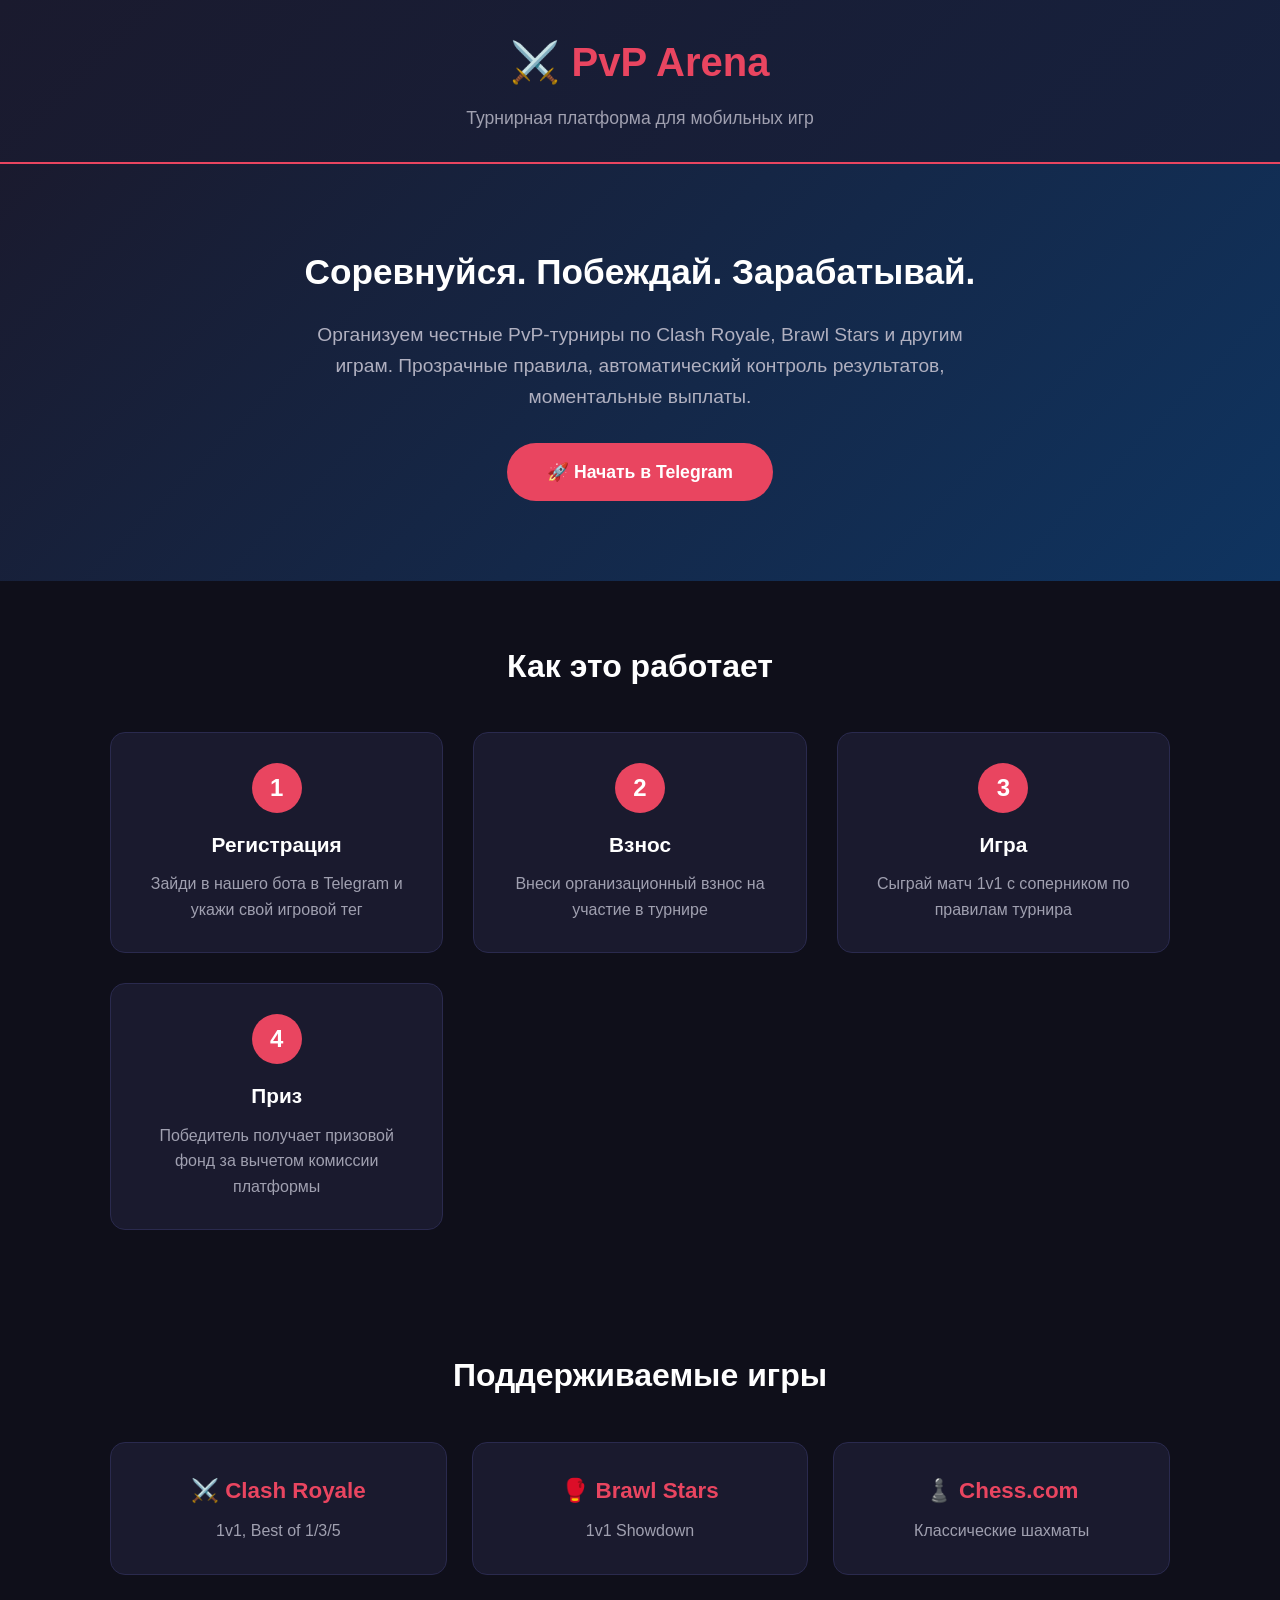
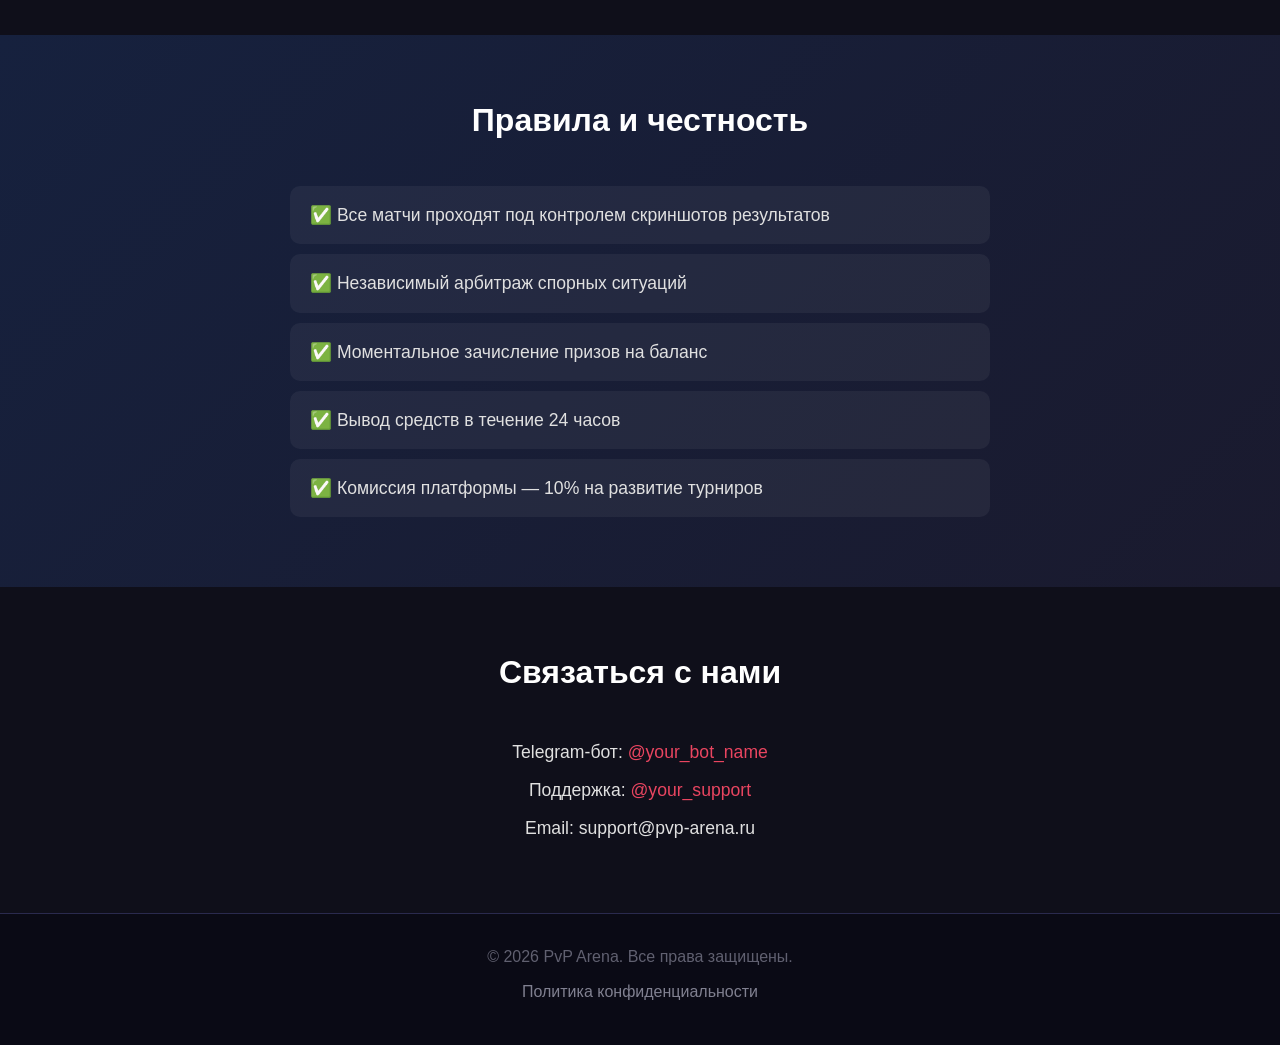
<file: index.html>
<!DOCTYPE html>
<html lang="ru">
<head>
    <meta charset="UTF-8">
    <meta name="viewport" content="width=device-width, initial-scale=1.0">
    <title>PvP Arena — Турнирная платформа</title><link rel="stylesheet" href="style.css">
    <meta name="lava-verify" content="44fc5128beb70e8d" />
</head>
<body>
    <header>
        <div class="container">
            <h1>⚔️ PvP Arena</h1>
            <p>Турнирная платформа для мобильных игр</p>
        </div>
    </header>

    <section class="hero">
        <div class="container">
            <h2>Соревнуйся. Побеждай. Зарабатывай.</h2>
            <p>Организуем честные PvP-турниры по Clash Royale, Brawl Stars и другим играм. 
               Прозрачные правила, автоматический контроль результатов, моментальные выплаты.</p>
            <a href="https://t.me/crc" class="btn">🚀 Начать в Telegram</a>
        </div>
    </section>

    <section class="how">
        <div class="container">
            <h2>Как это работает</h2>
            <div class="steps">
                <div class="step">
                    <span class="num">1</span>
                    <h3>Регистрация</h3>
                    <p>Зайди в нашего бота в Telegram и укажи свой игровой тег</p>
                </div>
                <div class="step">
                    <span class="num">2</span>
                    <h3>Взнос</h3>
                    <p>Внеси организационный взнос на участие в турнире</p>
                </div>
                <div class="step">
                    <span class="num">3</span>
                    <h3>Игра</h3>
                    <p>Сыграй матч 1v1 с соперником по правилам турнира</p>
                </div>
                <div class="step">
                    <span class="num">4</span>
                    <h3>Приз</h3>
                    <p>Победитель получает призовой фонд за вычетом комиссии платформы</p>
                </div>
            </div>
        </div>
    </section>

    <section class="games">
        <div class="container">
            <h2>Поддерживаемые игры</h2>
            <div class="game-list">
                <div class="game-card">
                    <h3>⚔️ Clash Royale</h3>
                    <p>1v1, Best of 1/3/5</p>
                </div>
                <div class="game-card">
                    <h3>🥊 Brawl Stars</h3>
                    <p>1v1 Showdown</p>
                </div>
                <div class="game-card">
                    <h3>♟️ Chess.com</h3>
                    <p>Классические шахматы</p>
                </div>
            </div>
        </div>
    </section>

    <section class="rules">
        <div class="container">
            <h2>Правила и честность</h2>
            <ul>
                <li>✅ Все матчи проходят под контролем скриншотов результатов</li>
                <li>✅ Независимый арбитраж спорных ситуаций</li>
                <li>✅ Моментальное зачисление призов на баланс</li>
                <li>✅ Вывод средств в течение 24 часов</li>
                <li>✅ Комиссия платформы — 10% на развитие турниров</li>
            </ul>
        </div>
    </section>

    <section class="contact">
        <div class="container">
            <h2>Связаться с нами</h2>
            <p>Telegram-бот: <a href="https://t.me/your_bot_name">@your_bot_name</a></p>
            <p>Поддержка: <a href="https://t.me/Bebra_brr">@your_support</a></p>
            <p>Email: support@pvp-arena.ru</p>
        </div>
    </section>

    <footer>
        <div class="container">
            <p>© 2026 PvP Arena. Все права защищены.</p>
            <p><a href="privacy.html">Политика конфиденциальности</a></p>
        </div>
    </footer>
</body>
</html>
</file>
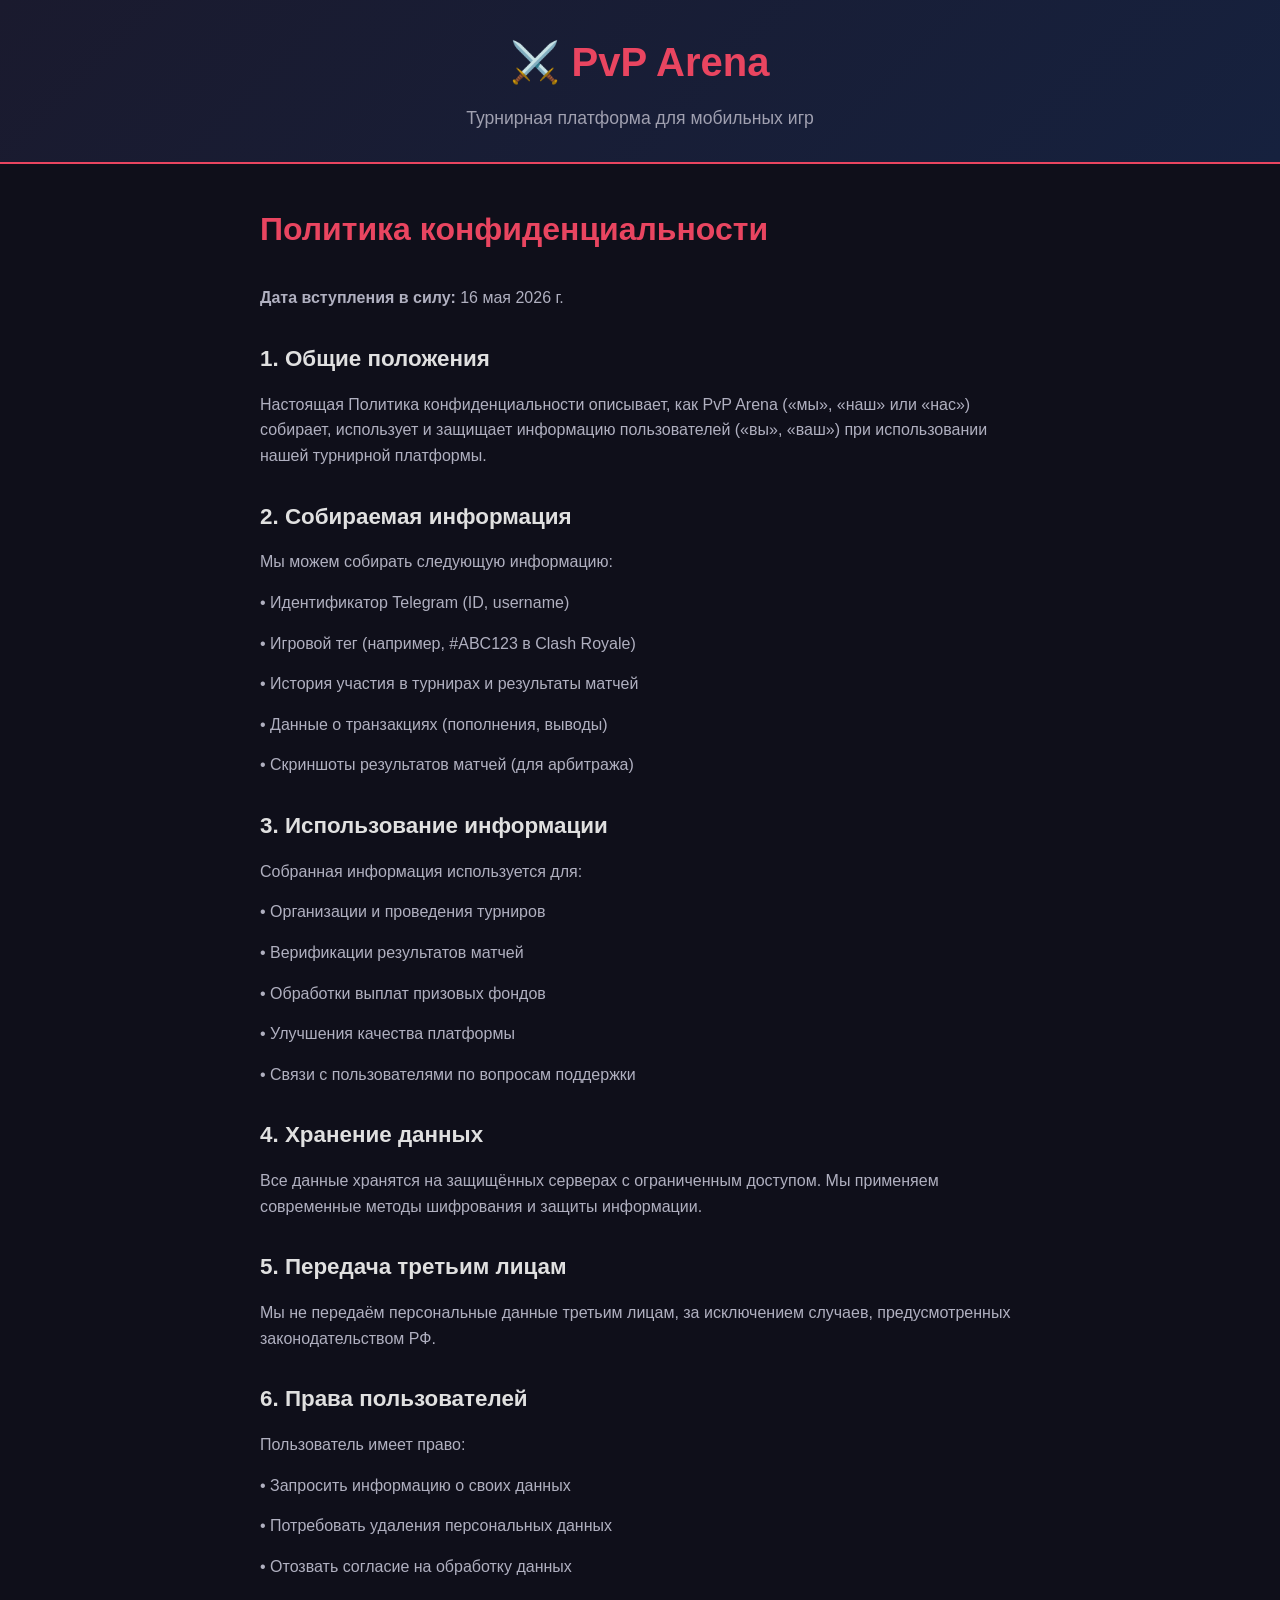
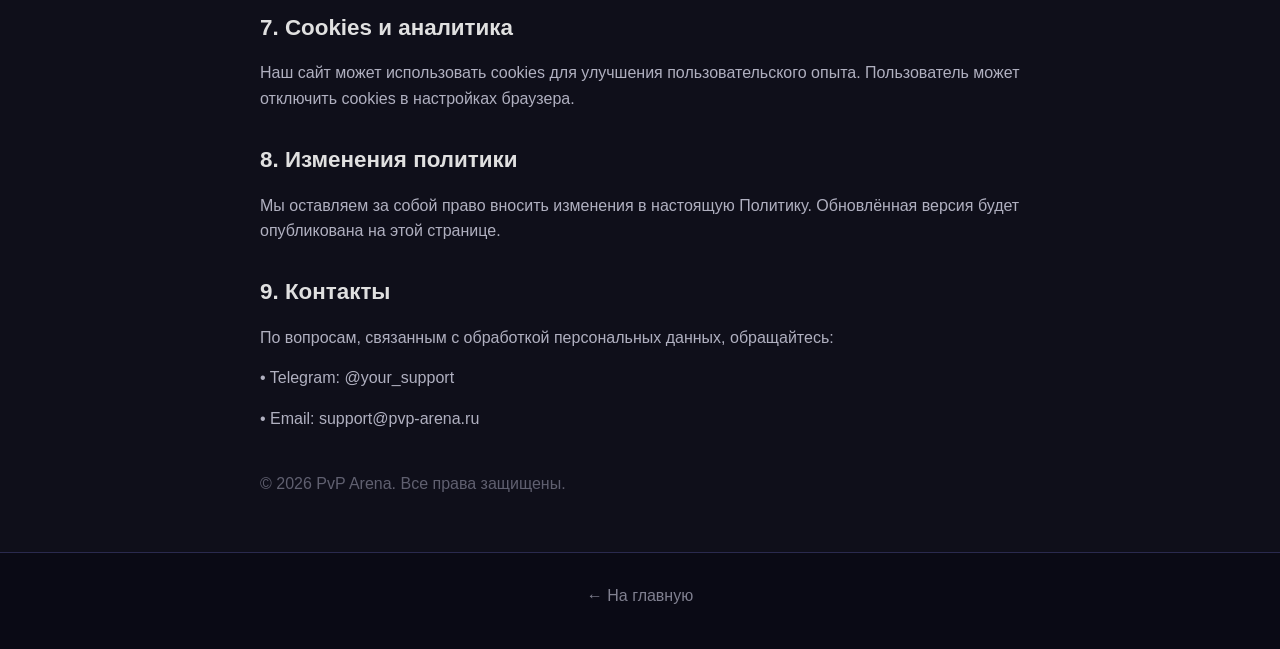
<file: privacy.html>
<!DOCTYPE html>
<html lang="ru">
<head>
    <meta charset="UTF-8">
    <meta name="viewport" content="width=device-width, initial-scale=1.0">
    <title>Политика конфиденциальности — PvP Arena</title>
    <link rel="stylesheet" href="style.css">
</head>
<body>
    <header>
        <div class="container">
            <h1>⚔️ PvP Arena</h1>
            <p>Турнирная платформа для мобильных игр</p>
        </div>
    </header>

    <div class="privacy-content">
        <h1>Политика конфиденциальности</h1>
        <p><strong>Дата вступления в силу:</strong> 16 мая 2026 г.</p>

        <h2>1. Общие положения</h2>
        <p>Настоящая Политика конфиденциальности описывает, как PvP Arena («мы», «наш» или «нас») собирает, использует и защищает информацию пользователей («вы», «ваш») при использовании нашей турнирной платформы.</p>

        <h2>2. Собираемая информация</h2>
        <p>Мы можем собирать следующую информацию:</p>
        <p>• Идентификатор Telegram (ID, username)</p>
        <p>• Игровой тег (например, #ABC123 в Clash Royale)</p>
        <p>• История участия в турнирах и результаты матчей</p>
        <p>• Данные о транзакциях (пополнения, выводы)</p>
        <p>• Скриншоты результатов матчей (для арбитража)</p>

        <h2>3. Использование информации</h2>
        <p>Собранная информация используется для:</p>
        <p>• Организации и проведения турниров</p>
        <p>• Верификации результатов матчей</p>
        <p>• Обработки выплат призовых фондов</p>
        <p>• Улучшения качества платформы</p>
        <p>• Связи с пользователями по вопросам поддержки</p>

        <h2>4. Хранение данных</h2>
        <p>Все данные хранятся на защищённых серверах с ограниченным доступом. Мы применяем современные методы шифрования и защиты информации.</p>

        <h2>5. Передача третьим лицам</h2>
        <p>Мы не передаём персональные данные третьим лицам, за исключением случаев, предусмотренных законодательством РФ.</p>

        <h2>6. Права пользователей</h2>
        <p>Пользователь имеет право:</p>
        <p>• Запросить информацию о своих данных</p>
        <p>• Потребовать удаления персональных данных</p>
        <p>• Отозвать согласие на обработку данных</p>

        <h2>7. Cookies и аналитика</h2>
        <p>Наш сайт может использовать cookies для улучшения пользовательского опыта. Пользователь может отключить cookies в настройках браузера.</p>

        <h2>8. Изменения политики</h2>
        <p>Мы оставляем за собой право вносить изменения в настоящую Политику. Обновлённая версия будет опубликована на этой странице.</p>

        <h2>9. Контакты</h2>
        <p>По вопросам, связанным с обработкой персональных данных, обращайтесь:</p>
        <p>• Telegram: @your_support</p>
        <p>• Email: support@pvp-arena.ru</p>

        <p style="margin-top: 40px; color: #606070;">© 2026 PvP Arena. Все права защищены.</p>
    </div>

    <footer>
        <div class="container">
            <p><a href="index.html">← На главную</a></p>
        </div>
    </footer>
</body>
</html>
</file>
<file: style.css>
* {
    margin: 0;
    padding: 0;
    box-sizing: border-box;
}

body {
    font-family: 'Segoe UI', Tahoma, Geneva, Verdana, sans-serif;
    background: #0f0f1a;
    color: #e0e0e0;
    line-height: 1.6;
}

.container {
    max-width: 1100px;
    margin: 0 auto;
    padding: 0 20px;
}

/* Header */
header {
    background: linear-gradient(135deg, #1a1a2e 0%, #16213e 100%);
    padding: 30px 0;
    text-align: center;
    border-bottom: 2px solid #e94560;
}

header h1 {
    font-size: 2.5rem;
    color: #e94560;
    margin-bottom: 10px;
}

header p {
    font-size: 1.1rem;
    color: #a0a0b0;
}

/* Hero */
.hero {
    background: linear-gradient(135deg, #1a1a2e 0%, #0f3460 100%);
    padding: 80px 0;
    text-align: center;
}

.hero h2 {
    font-size: 2.2rem;
    margin-bottom: 20px;
    color: #fff;
}

.hero p {
    font-size: 1.2rem;
    max-width: 700px;
    margin: 0 auto 30px;
    color: #b0b0c0;
}

.btn {
    display: inline-block;
    background: #e94560;
    color: #fff;
    padding: 15px 40px;
    border-radius: 50px;
    text-decoration: none;
    font-size: 1.1rem;
    font-weight: bold;
    transition: all 0.3s;
}

.btn:hover {
    background: #ff6b6b;
    transform: translateY(-2px);
    box-shadow: 0 10px 30px rgba(233, 69, 96, 0.3);
}

/* Sections */
section {
    padding: 60px 0;
}

section h2 {
    text-align: center;
    font-size: 2rem;
    margin-bottom: 40px;
    color: #fff;
}

/* Steps */
.steps {
    display: grid;
    grid-template-columns: repeat(auto-fit, minmax(250px, 1fr));
    gap: 30px;
}

.step {
    background: #1a1a2e;
    padding: 30px;
    border-radius: 15px;
    text-align: center;
    border: 1px solid #2a2a4e;
    transition: all 0.3s;
}

.step:hover {
    border-color: #e94560;
    transform: translateY(-5px);
}

.num {
    display: inline-block;
    width: 50px;
    height: 50px;
    background: #e94560;
    color: #fff;
    border-radius: 50%;
    line-height: 50px;
    font-size: 1.5rem;
    font-weight: bold;
    margin-bottom: 15px;
}

.step h3 {
    font-size: 1.3rem;
    margin-bottom: 10px;
    color: #fff;
}

.step p {
    color: #a0a0b0;
}

/* Games */
.games {
    background: #0f0f1a;
}

.game-list {
    display: grid;
    grid-template-columns: repeat(auto-fit, minmax(280px, 1fr));
    gap: 25px;
}

.game-card {
    background: #1a1a2e;
    padding: 30px;
    border-radius: 15px;
    text-align: center;
    border: 1px solid #2a2a4e;
}

.game-card h3 {
    font-size: 1.4rem;
    margin-bottom: 10px;
    color: #e94560;
}

.game-card p {
    color: #a0a0b0;
}

/* Rules */
.rules {
    background: linear-gradient(135deg, #16213e 0%, #1a1a2e 100%);
}

.rules ul {
    max-width: 700px;
    margin: 0 auto;
    list-style: none;
}

.rules li {
    padding: 15px 20px;
    margin-bottom: 10px;
    background: rgba(255,255,255,0.05);
    border-radius: 10px;
    font-size: 1.1rem;
}

/* Contact */
.contact {
    text-align: center;
    background: #0f0f1a;
}

.contact p {
    margin-bottom: 10px;
    font-size: 1.1rem;
}

.contact a {
    color: #e94560;
    text-decoration: none;
}

.contact a:hover {
    text-decoration: underline;
}

/* Footer */
footer {
    background: #0a0a15;
    padding: 30px 0;
    text-align: center;
    border-top: 1px solid #2a2a4e;
}

footer p {
    color: #606070;
    margin-bottom: 10px;
}

footer a {
    color: #808090;
    text-decoration: none;
}

/* Privacy page */
.privacy-content {
    max-width: 800px;
    margin: 0 auto;
    padding: 40px 20px;
}

.privacy-content h1 {
    color: #e94560;
    margin-bottom: 30px;
}

.privacy-content h2 {
    text-align: left;
    margin-top: 30px;
    margin-bottom: 15px;
    font-size: 1.4rem;
}

.privacy-content p {
    margin-bottom: 15px;
    color: #b0b0c0;
}

/* Responsive */
@media (max-width: 768px) {
    header h1 {
        font-size: 1.8rem;
    }

    .hero h2 {
        font-size: 1.6rem;
    }

    .hero p {
        font-size: 1rem;
    }

    .steps {
        grid-template-columns: 1fr;
    }
}
</file>
